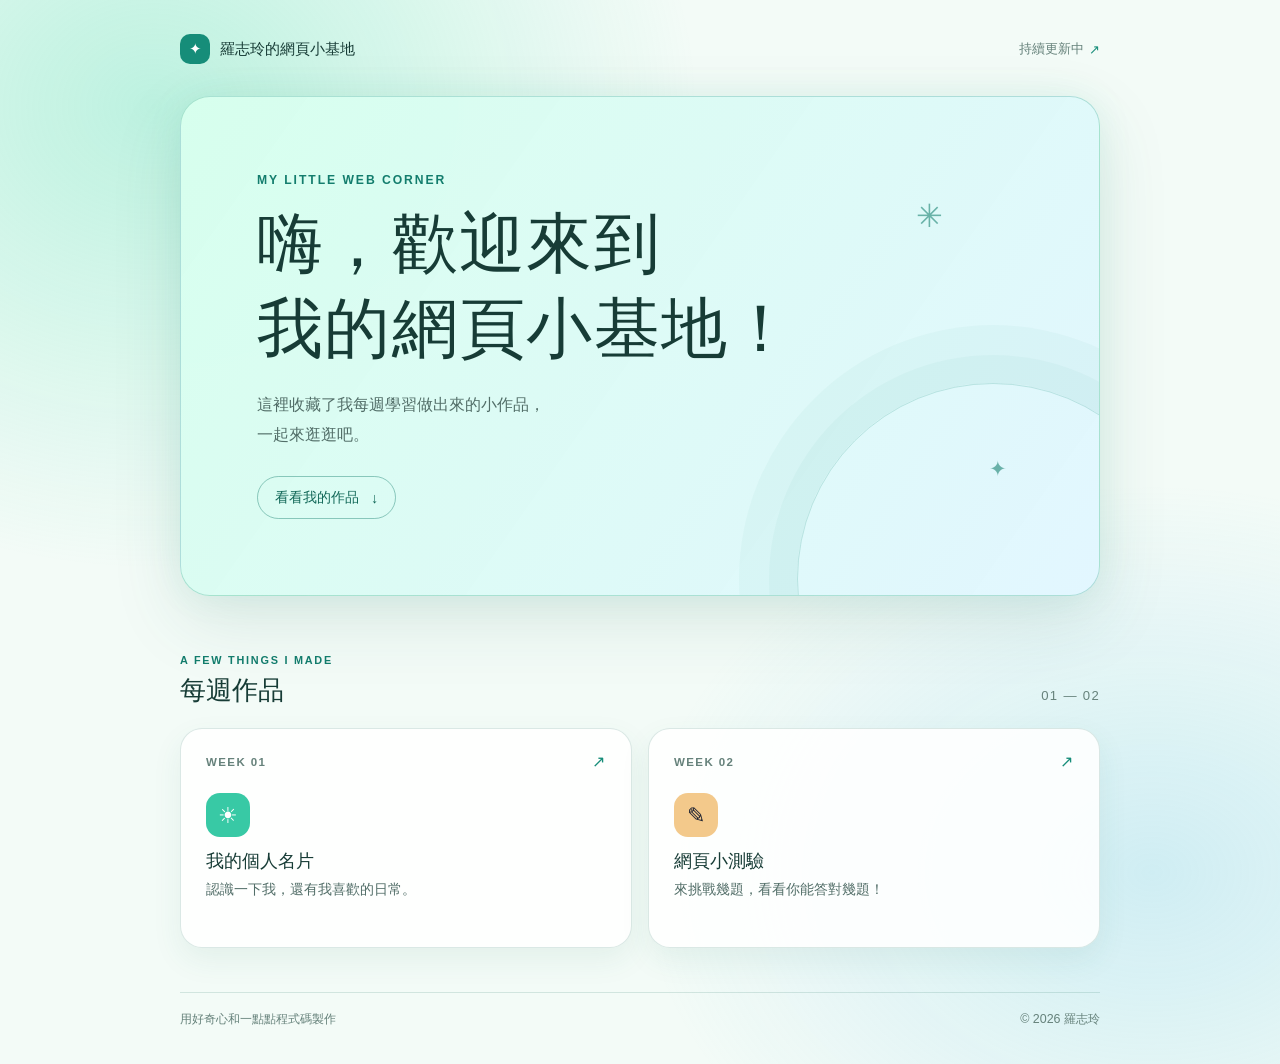
<file: index.html>
<!DOCTYPE html>
<html lang="zh-Hant">
<head>
    <meta charset="UTF-8">
    <meta name="viewport" content="width=device-width, initial-scale=1.0">
    <meta name="theme-color" content="#f3fbf7">
    <meta name="description" content="歡迎來到羅志玲的網頁小基地，看看每週製作的網頁作品。">
    <link rel="stylesheet" href="theme.css">
    <title>我的網頁小基地</title>
</head>
<body>
    <main class="site-shell">
        <header class="site-header">
            <a class="site-logo" href="./" aria-label="回到首頁">
                <span class="logo-mark" aria-hidden="true">✦</span>
                <span>羅志玲的網頁小基地</span>
            </a>
            <span class="header-note">持續更新中 <span aria-hidden="true">↗</span></span>
        </header>

        <section class="hero" aria-labelledby="welcome-title">
            <span class="hero-sparkle sparkle-one" aria-hidden="true">✳</span>
            <span class="hero-sparkle sparkle-two" aria-hidden="true">✦</span>
            <p class="eyebrow">MY LITTLE WEB CORNER</p>
            <h1 id="welcome-title">嗨，歡迎來到<br>我的網頁小基地！</h1>
            <p class="hero-copy">這裡收藏了我每週學習做出來的小作品，<br class="desktop-break">一起來逛逛吧。</p>
            <a class="hero-link" href="#作品">看看我的作品 <span aria-hidden="true">↓</span></a>
        </section>

        <section class="work-section" id="作品" aria-labelledby="work-title">
            <div class="section-heading">
                <div>
                    <p class="eyebrow">A FEW THINGS I MADE</p>
                    <h2 id="work-title">每週作品</h2>
                </div>
                <span class="work-count">01 — 02</span>
            </div>

            <nav class="project-grid" aria-label="每週作品">
                <a class="project-card card-profile" href="week%201/">
                    <span class="card-topline"><span>WEEK 01</span><span aria-hidden="true">↗</span></span>
                    <span class="card-icon" aria-hidden="true">☀</span>
                    <span class="card-title">我的個人名片</span>
                    <span class="card-description">認識一下我，還有我喜歡的日常。</span>
                </a>
                <a class="project-card card-quiz" href="Week%202/">
                    <span class="card-topline"><span>WEEK 02</span><span aria-hidden="true">↗</span></span>
                    <span class="card-icon" aria-hidden="true">✎</span>
                    <span class="card-title">網頁小測驗</span>
                    <span class="card-description">來挑戰幾題，看看你能答對幾題！</span>
                </a>
            </nav>
        </section>

        <footer class="site-footer">
            <span>用好奇心和一點點程式碼製作</span>
            <span>© 2026 羅志玲</span>
        </footer>
    </main>
</body>
</html>
</file>
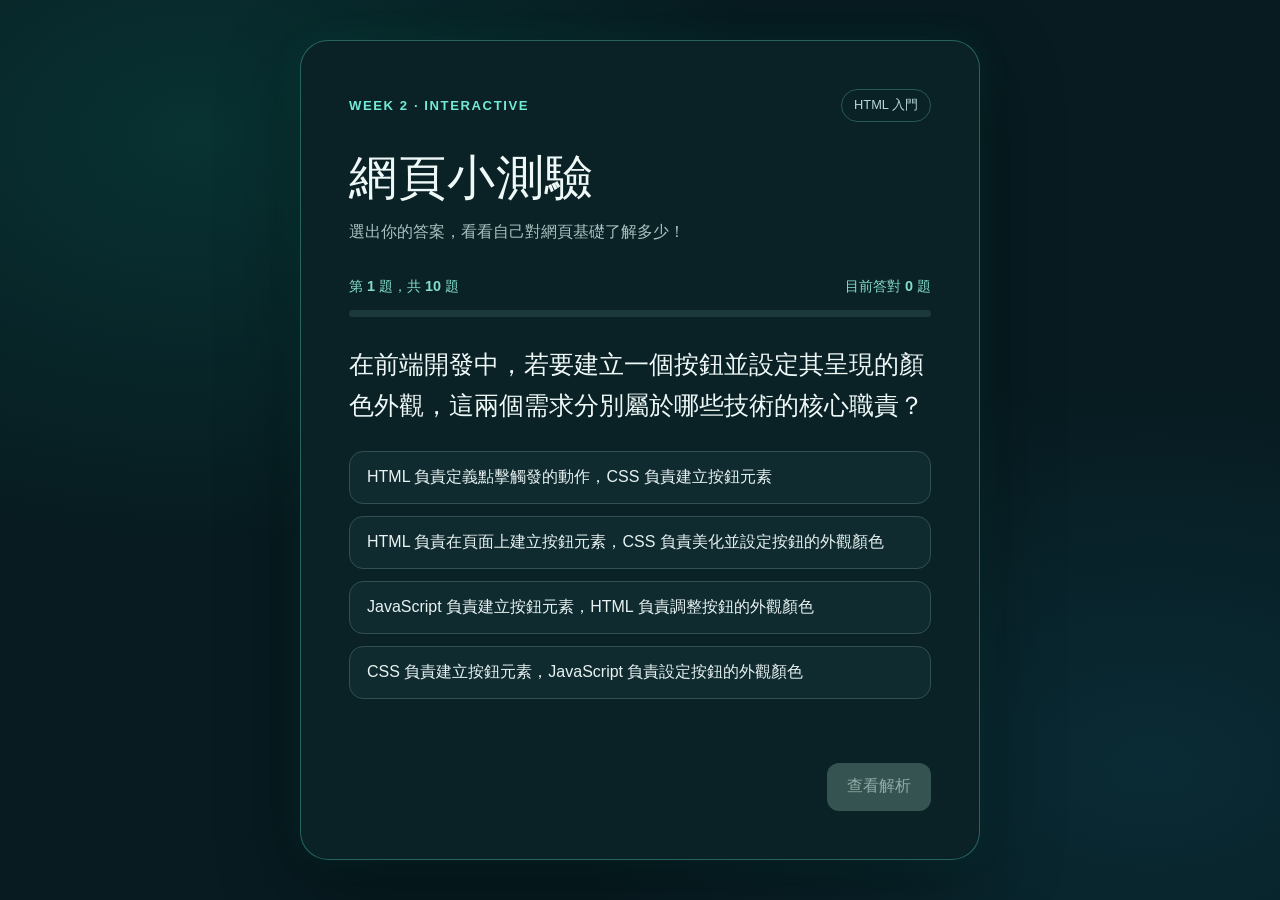
<file: Week 2/index.html>
<!DOCTYPE html>
<html lang="zh-Hant">
<head>
    <meta charset="UTF-8">
    <meta name="viewport" content="width=device-width, initial-scale=1.0">
    <meta name="theme-color" content="#071b20">
    <title>Week 2｜網頁小測驗</title>
    <style>
        :root {
            color-scheme: dark;
            font-family: "Noto Sans TC", "Microsoft JhengHei", sans-serif;
            color: #eef8f7;
            background: #071b20;
            font-synthesis: none;
        }

        * {
            box-sizing: border-box;
        }

        body {
            min-height: 100vh;
            margin: 0;
            padding: 32px 20px;
            display: grid;
            place-items: center;
            background:
                radial-gradient(ellipse at 15% 15%, rgba(12, 104, 93, 0.3), transparent 38%),
                radial-gradient(ellipse at 90% 85%, rgba(17, 83, 106, 0.28), transparent 36%),
                #071b20;
        }

        button {
            font: inherit;
        }

        .quiz {
            width: min(100%, 680px);
            padding: clamp(24px, 6vw, 48px);
            border: 1px solid rgba(98, 239, 213, 0.32);
            border-radius: 28px;
            background: rgba(11, 34, 39, 0.92);
            box-shadow: 0 24px 80px rgba(0, 0, 0, 0.34), 0 0 36px rgba(5, 230, 197, 0.08);
        }

        .topline,
        .question-meta,
        .result-score {
            display: flex;
            align-items: center;
            justify-content: space-between;
            gap: 16px;
        }

        .week-label {
            color: #73ead6;
            font-size: 0.82rem;
            font-weight: 700;
            letter-spacing: 0.12em;
        }

        .pill {
            padding: 7px 12px;
            border: 1px solid rgba(115, 234, 214, 0.28);
            border-radius: 999px;
            color: #b7d8d5;
            font-size: 0.8rem;
        }

        h1 {
            margin: 24px 0 8px;
            font-size: clamp(2rem, 7vw, 3rem);
            letter-spacing: 0.02em;
        }

        .intro {
            margin: 0;
            color: #a9c1c0;
            line-height: 1.8;
        }

        .progress-wrap {
            margin: 30px 0 28px;
        }

        .progress-track {
            height: 7px;
            overflow: hidden;
            border-radius: 999px;
            background: #1b383b;
        }

        .progress-bar {
            width: 0;
            height: 100%;
            border-radius: inherit;
            background: linear-gradient(90deg, #05c9a9, #8af0dc);
            transition: width 240ms ease;
        }

        .question-meta {
            margin-bottom: 14px;
            color: #83dccc;
            font-size: 0.9rem;
            font-weight: 700;
        }

        .question {
            margin: 0 0 24px;
            font-size: clamp(1.2rem, 4vw, 1.55rem);
            line-height: 1.65;
        }

        .choices {
            display: grid;
            gap: 12px;
        }

        .choice {
            width: 100%;
            padding: 15px 17px;
            border: 1px solid #315054;
            border-radius: 14px;
            background: #102b30;
            color: #e7f2f1;
            text-align: left;
            cursor: pointer;
            transition: border-color 160ms ease, background 160ms ease, transform 160ms ease;
        }

        .choice:not(:disabled):hover {
            transform: translateY(-2px);
            border-color: #67dfcb;
            background: #15383b;
        }

        .choice:focus-visible,
        .action:focus-visible {
            outline: 3px solid #9af4e4;
            outline-offset: 3px;
        }

        .choice:disabled {
            cursor: default;
        }

        .choice.is-correct {
            border-color: #4de0ae;
            background: rgba(30, 119, 88, 0.32);
        }

        .choice.is-wrong {
            border-color: #ff9a89;
            background: rgba(140, 55, 53, 0.3);
        }

        .feedback {
            min-height: 24px;
            margin: 18px 0 0;
            color: #bed4d2;
            line-height: 1.7;
        }

        .feedback strong {
            display: block;
            margin-bottom: 5px;
            color: #80ecd5;
        }

        .feedback.is-wrong strong {
            color: #ffad9e;
        }

        .actions {
            display: flex;
            justify-content: flex-end;
            margin-top: 22px;
        }

        .action {
            min-height: 48px;
            padding: 11px 20px;
            border: 0;
            border-radius: 12px;
            background: #70ead4;
            color: #06231f;
            font-weight: 800;
            cursor: pointer;
            transition: transform 160ms ease, background 160ms ease;
        }

        .action:hover {
            transform: translateY(-2px);
            background: #9af4e4;
        }

        .action:disabled {
            background: #355451;
            color: #91aaa7;
            cursor: not-allowed;
            transform: none;
        }

        .result {
            padding: 16px 0 4px;
            text-align: center;
        }

        .result-icon {
            font-size: 3rem;
        }

        .result h2 {
            margin: 12px 0 8px;
            font-size: 1.8rem;
        }

        .result-score {
            justify-content: center;
            margin: 24px 0;
            color: #b5cecb;
        }

        .result-score strong {
            color: #81efd9;
            font-size: 1.35rem;
        }

        .result .action {
            width: 100%;
            margin-top: 8px;
        }

        [hidden] {
            display: none !important;
        }

        @media (max-width: 480px) {
            body {
                padding: 18px 12px;
            }

            .quiz {
                border-radius: 22px;
            }
        }

        @media (prefers-reduced-motion: reduce) {
            *,
            *::before,
            *::after {
                scroll-behavior: auto !important;
                transition-duration: 0.01ms !important;
            }
        }
    </style>
</head>
<body>
    <main class="quiz">
        <div class="topline">
            <span class="week-label">WEEK 2 · INTERACTIVE</span>
            <span class="pill">HTML 入門</span>
        </div>
        <h1>網頁小測驗</h1>
        <p class="intro">選出你的答案，看看自己對網頁基礎了解多少！</p>

        <section id="quiz-panel" aria-label="測驗題目">
            <div class="progress-wrap">
                <div class="question-meta">
                    <span id="question-count">正在載入題目…</span>
                    <span id="score-count">目前答對 0 題</span>
                </div>
                <div
                    class="progress-track"
                    id="progress-track"
                    role="progressbar"
                    aria-label="測驗進度"
                    aria-valuemin="0"
                    aria-valuemax="0"
                    aria-valuenow="0"
                >
                    <div class="progress-bar" id="progress-bar"></div>
                </div>
            </div>

            <h2 class="question" id="question-text" tabindex="-1"></h2>
            <div class="choices" id="choices" aria-label="答案選項"></div>
            <div class="feedback" id="feedback" aria-live="polite"></div>
            <div class="actions">
                <button class="action" id="next-button" type="button" disabled>查看解析</button>
            </div>
        </section>

        <section class="result" id="result-panel" aria-live="polite" hidden>
            <div class="result-icon" aria-hidden="true">🎉</div>
            <h2 id="result-title">測驗完成！</h2>
            <p class="intro" id="result-message"></p>
            <div class="result-score">
                <span>你的成績：</span>
                <strong id="final-score"></strong>
            </div>
            <button class="action" id="restart-button" type="button">再玩一次</button>
        </section>
    </main>

    <script>
        // 編輯這裡的題目、選項、正確答案索引與解析即可換成自己的題目。
        const questions = [
            {
                question: "在前端開發中，若要建立一個按鈕並設定其呈現的顏色外觀，這兩個需求分別屬於哪些技術的核心職責？",
                choices: [
                    "HTML 負責定義點擊觸發的動作，CSS 負責建立按鈕元素",
                    "HTML 負責在頁面上建立按鈕元素，CSS 負責美化並設定按鈕的外觀顏色",
                    "JavaScript 負責建立按鈕元素，HTML 負責調整按鈕的外觀顏色",
                    "CSS 負責建立按鈕元素，JavaScript 負責設定按鈕的外觀顏色"
                ],
                answer: 1,
                explanation: "HTML 負責建立網頁內容與結構，CSS 負責外觀樣式，JavaScript 則負責互動行為。"
            },
            {
                question: "下列哪一種寫在 HTML 檔裡面的內容，會被瀏覽器讀取並呈現於網頁的可視畫面上？",
                choices: [
                    "寫在 <body> 標籤內的 <p> 段落文字",
                    "寫在 <head> 標籤內部的 <title> 網頁標題設定",
                    "寫在 <!-- 與 --> 註解符號之間的說明文字",
                    '寫在 <head> 標籤內部的 <meta charset="UTF-8"> 設定'
                ],
                answer: 0,
                explanation: "網頁瀏覽器僅會將寫在<body>標籤內的內容呈現於畫面上，其他寫在<head>裡的設定或註解文字不會顯示。"
            },
            {
                question: "在圖片標籤中，哪個屬性能提供圖片的文字替代說明？",
                choices: ["src", "href", "alt", "title"],
                answer: 2,
                explanation: "alt 屬性用來提供圖片的文字替代說明。"
            },
            {
                question: "在 VS Code 編輯器中，若希望透過內建的 Emmet 功能瞬間產生標準 HTML5 文件的完整骨架，應該輸入什麼符號並按下 Tab 鍵？",
                choices: ["!", "@", "#", "html"],
                answer: 0,
                explanation: "在 VS Code 中輸入驚嘆號 ! 並按下 Tab 鍵，會觸發 Emmet 自動補全並產生 HTML5 文件骨架。"
            },
            {
                question: "在編寫文章時，若想將句子中的某幾個字標記為需要特別強調的「重要資訊」，最符合語意化且適當的標籤是哪一個？",
                choices: ["<strong>", "<em>", "<h1>", "<br>"],
                answer: 0,
                explanation: "<strong> 標籤用於表示句中或段落中具有高度重要性、需要強調的關鍵字句，通常會以粗體顯示。"
            },
            {
                question: "符合 HTML 標籤巢狀（Nesting）結構「先開啟者後關閉」原則的程式碼片段為何？",
                choices: ["<p>請閱讀<strong>注意事項</strong></p>", "<p>請閱讀<strong>注意事項</p></strong>", "<p>請閱讀注意事項</p></strong>", "<strong><p>請閱讀注意事項</strong></p>"],
                answer: 0,
                explanation: "HTML 標籤必須按照「先開啟者後關閉」的原則進行巢狀結構的撰寫。"
            },
            {
                question: '在標籤 <a href="https://youtube.com" target="_blank"> 中，加入 target="_blank" 屬性會對使用者的點擊行為產生什麼影響？',
                choices: ["在新分頁中開啟連結", "在原分頁中開啟連結", "下載連結指向的文件", "不產生任何影響"],
                answer: 0,
                explanation: 'target="_blank" 屬性會讓連結在新的瀏覽器分頁中開啟。'
            },
            {
                question: "若開啟剛寫好的 HTML 檔案時發現網頁中的中文文字全都變成無法閱讀的亂碼，最可能是因為 HTML 文件中遺漏了哪一項設定？",
                choices: [
                    'target="_blank"',
                    '<meta charset="UTF-8">',
                    "<hr>",
                    "<title>建立網頁標題</title>"
                ],
                answer: 1,
                explanation: "指定UTF-8編碼格式，確保瀏覽器以正確的編碼表解析中文字元，能正確顯示，防止亂碼發生。"
            },
            {
                question: "在 VS Code 中使用 Live Server 延伸模組開發網頁時，每當存檔（Ctrl+S）後會發生下列哪種情況？",
                choices: ["網頁自動重新載入", "網頁關閉並重新開啟", "網頁顯示錯誤訊息", "網頁變更不會生效"],
                answer: 0,
                explanation: "使用 Live Server 時，存檔後網頁會自動重新載入，以顯示最新的更改。"
            },
            {
                question: "關於 HTML 標題標籤 `<h1>` 至 `<h6>` 的使用原則與特性，下列哪個敘述是正確的？",
                choices: [
                    "h6代表的是全頁最高層級且字體最大的標題",
                    "一個 HTML 檔案中僅能出現 h1 標籤，絕對不能使用 h2 以下的標籤",
                    "標題的字體大小h6最大，h1最小，且標題的層級與字體大小無關",
                    "h1到h6主要用來表示標題的結構層級與重要程度。"
                ],
                answer: 3,
                explanation: "h1到h6標題標籤用來表示網頁中不同層級的標題，h1是最高層級，h6是最低層級。"
            }
        ];

        const quizPanel = document.querySelector("#quiz-panel");
        const resultPanel = document.querySelector("#result-panel");
        const questionCount = document.querySelector("#question-count");
        const scoreCount = document.querySelector("#score-count");
        const progressTrack = document.querySelector("#progress-track");
        const progressBar = document.querySelector("#progress-bar");
        const questionText = document.querySelector("#question-text");
        const choicesContainer = document.querySelector("#choices");
        const feedback = document.querySelector("#feedback");
        const nextButton = document.querySelector("#next-button");
        const restartButton = document.querySelector("#restart-button");

        let currentQuestion = 0;
        let score = 0;
        let answered = false;

        function renderQuestion() {
            const item = questions[currentQuestion];
            questionCount.textContent = `第 ${currentQuestion + 1} 題，共 ${questions.length} 題`;
            scoreCount.textContent = `目前答對 ${score} 題`;
            progressTrack.setAttribute("aria-valuemax", questions.length);
            progressTrack.setAttribute("aria-valuenow", currentQuestion);
            progressBar.style.width = `${(currentQuestion / questions.length) * 100}%`;
            questionText.textContent = item.question;
            feedback.className = "feedback";
            feedback.replaceChildren();
            nextButton.disabled = true;
            nextButton.textContent = "查看解析";
            answered = false;

            choicesContainer.replaceChildren();
            item.choices.forEach((choice, index) => {
                const button = document.createElement("button");
                button.className = "choice";
                button.type = "button";
                button.textContent = choice;
                button.addEventListener("click", () => selectAnswer(index));
                choicesContainer.append(button);
            });
        }

        function selectAnswer(selectedIndex) {
            if (answered) return;
            answered = true;

            const item = questions[currentQuestion];
            const isCorrect = selectedIndex === item.answer;
            if (isCorrect) score += 1;
            scoreCount.textContent = `目前答對 ${score} 題`;

            [...choicesContainer.children].forEach((button, index) => {
                button.disabled = true;
                if (index === item.answer) button.classList.add("is-correct");
                if (index === selectedIndex && !isCorrect) button.classList.add("is-wrong");
            });

            const heading = document.createElement("strong");
            heading.textContent = isCorrect ? "答對了！" : "再記一下正確答案";
            feedback.classList.toggle("is-wrong", !isCorrect);
            feedback.append(heading, document.createTextNode(item.explanation));
            nextButton.disabled = false;
            nextButton.textContent = currentQuestion === questions.length - 1 ? "看測驗結果" : "下一題";
        }

        function showResult() {
            quizPanel.hidden = true;
            resultPanel.hidden = false;
            progressBar.style.width = "100%";
            document.querySelector("#final-score").textContent = `${score} / ${questions.length} 題`;

            const percentage = score / questions.length;
            const title = document.querySelector("#result-title");
            const message = document.querySelector("#result-message");
            if (percentage === 1) {
                title.textContent = "全部答對，太厲害了！";
                message.textContent = "你已經掌握這些網頁基礎概念。";
            } else if (percentage >= 0.6) {
                title.textContent = "做得不錯！";
                message.textContent = "再複習一下解析，就會更熟悉囉。";
            } else {
                title.textContent = "完成挑戰！";
                message.textContent = "別擔心，重新玩一次就能記得更多。";
            }
            restartButton.focus();
        }

        nextButton.addEventListener("click", () => {
            if (!answered) return;
            if (currentQuestion === questions.length - 1) {
                showResult();
                return;
            }
            currentQuestion += 1;
            renderQuestion();
            questionText.focus();
        });

        restartButton.addEventListener("click", () => {
            currentQuestion = 0;
            score = 0;
            resultPanel.hidden = true;
            quizPanel.hidden = false;
            renderQuestion();
            choicesContainer.querySelector("button").focus();
        });

        renderQuestion();
    </script>
</body>
</html>
</file>
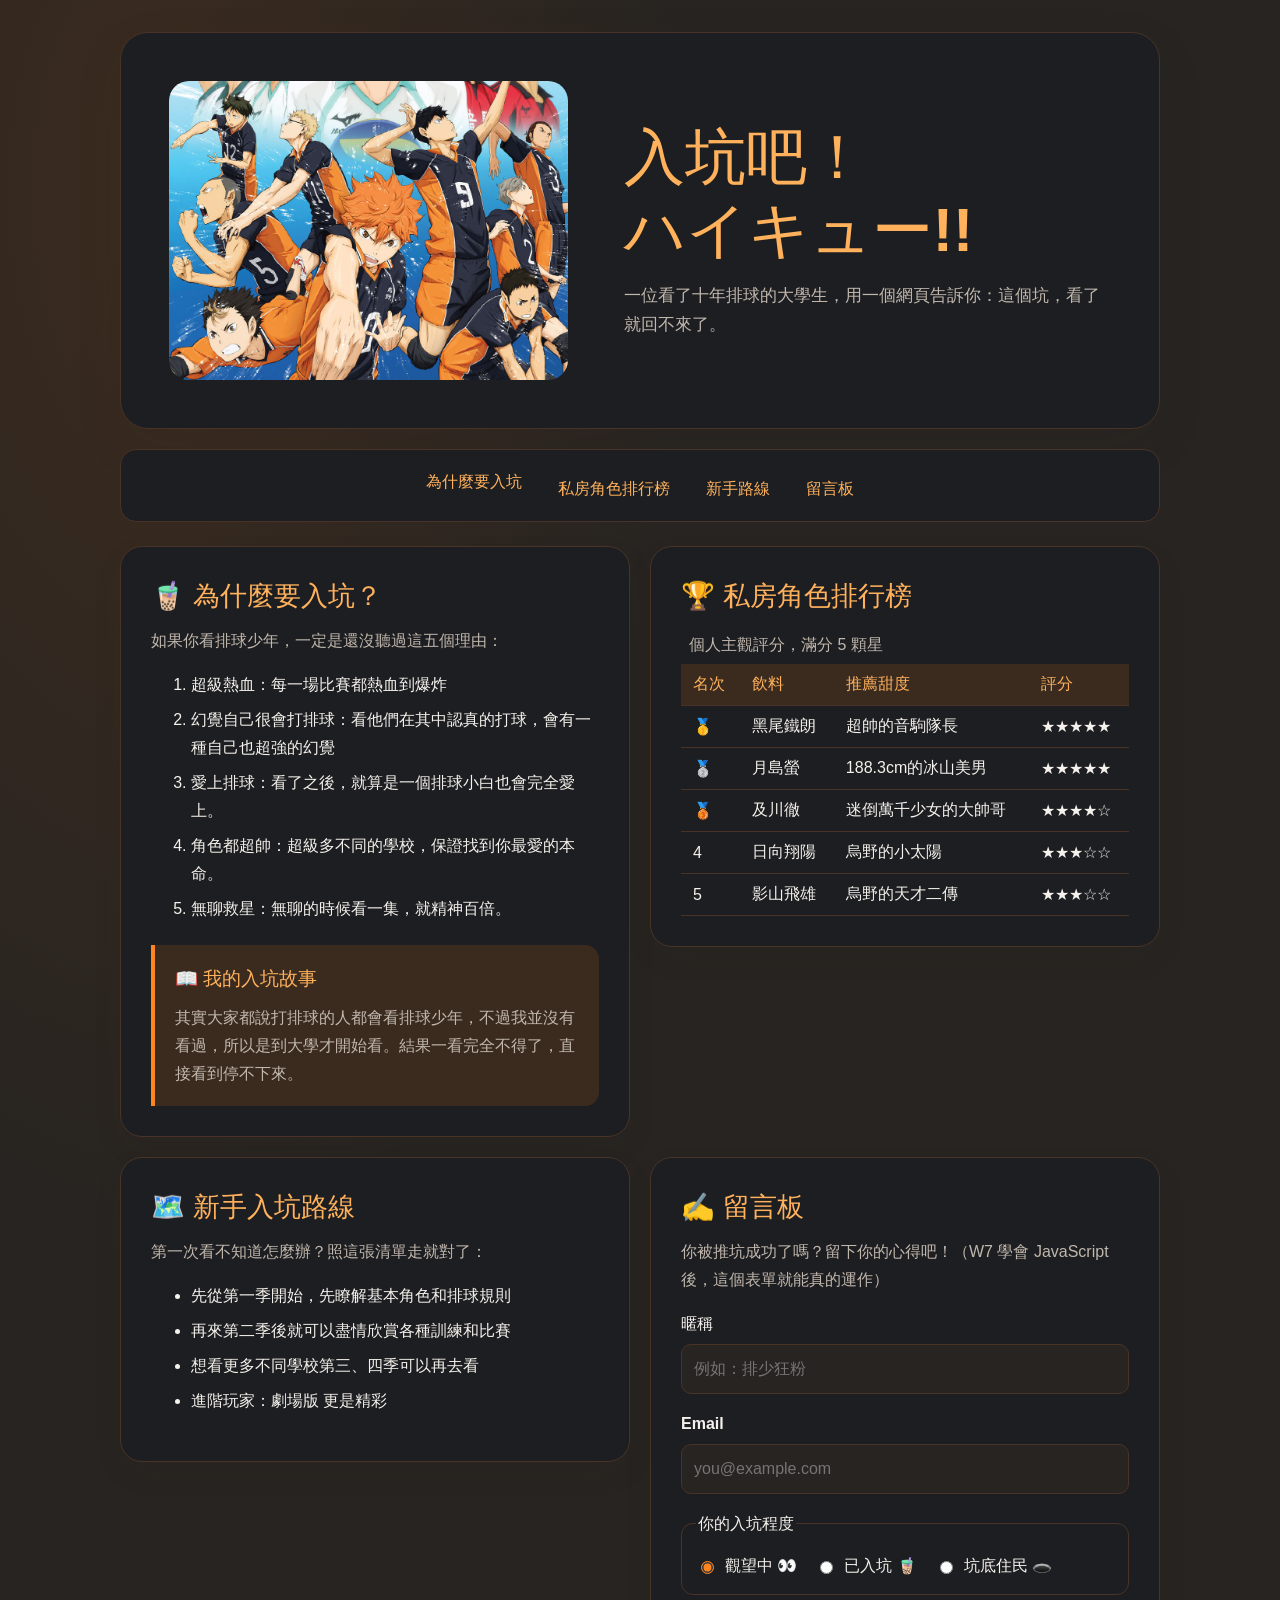
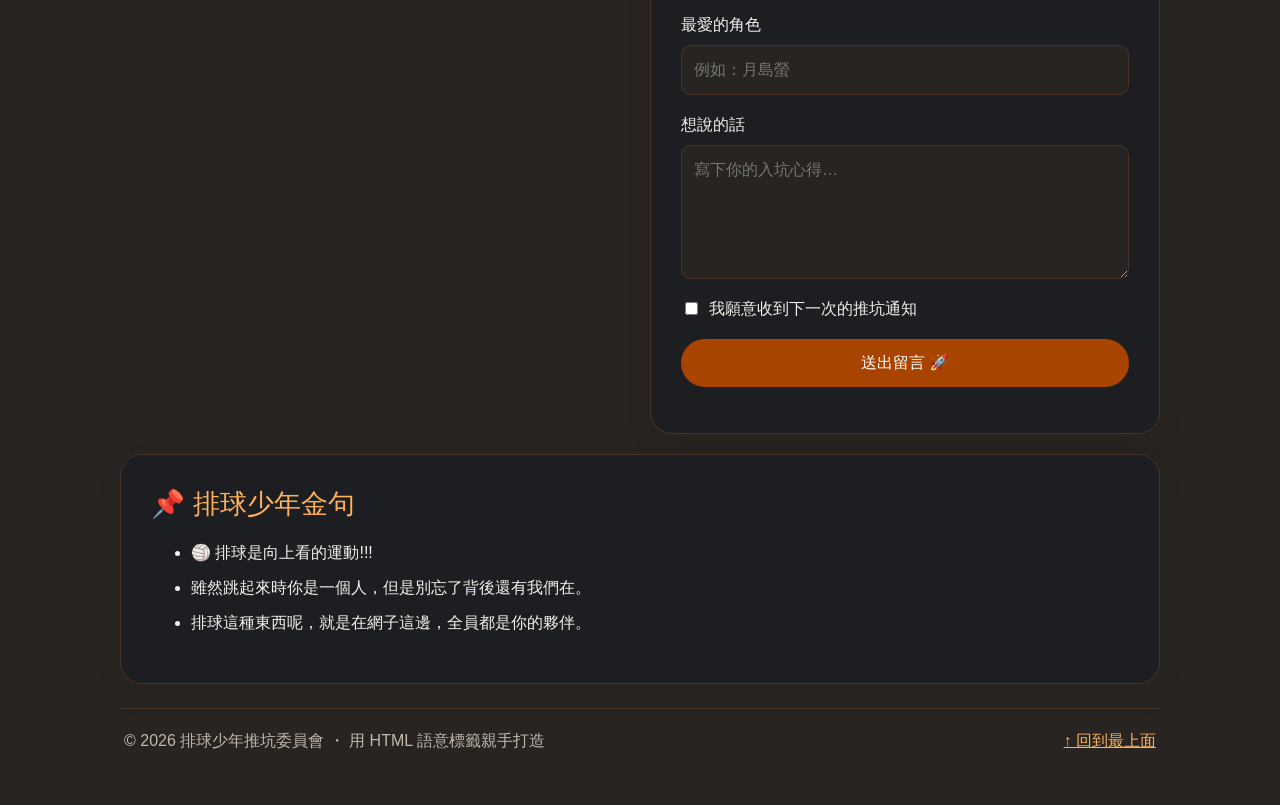
<file: week 2-1/form.html>
<html lang="zh-Hant"><!-- ===== head：瀏覽器的設定區，不會顯示在畫面上 ===== --><head>
  <!-- 文字編碼：中文不變亂碼 -->
  <meta charset="UTF-8">
  <!-- 手機用正常大小顯示 -->
  <meta name="viewport" content="width=device-width, initial-scale=1.0">
  <!-- ✏️ 改這裡：你的推坑主題 -->
  <title>入坑吧！ハイキュー!!</title>
  <!-- 借穿的衣服，這行先不要動 -->
  <link rel="stylesheet" href="theme.css">
</head>

<!-- ✏️ 改這裡：換配色 theme-milktea / theme-matcha / theme-taro -->
<body class="theme-milktea">

  <!-- ===== header：網站的招牌 ===== -->
  <header>
    <!-- ✏️ 改這裡：換成你的主題圖片，記得改 alt -->
    <img src="photo/排球少年.jpg" alt="排球少年">
    <div>
      <h1>入坑吧！<br>ハイキュー!!</h1>
      <p>一位看了十年排球的大學生，用<strong>一個網頁</strong>告訴你：這個坑，看了就回不來了。</p>
    </div>
  </header>

  <!-- ===== nav：頁內導覽，href="#id" 會跳到對應的區塊 ===== -->
  <nav>
    <ul>
      <li><a href="#why">為什麼要入坑</a></li>
      <li><a href="#rank">私房角色排行榜</a></li>
      <li><a href="#route">新手路線</a></li>
      <li><a href="#guestbook">留言板</a></li>
    </ul>
  </nav>

  <main>

    <!-- ===== 區塊 1：推坑理由（有順序 → 用 ol） ===== -->
    <section id="why">
      <h2>🧋 為什麼要入坑？</h2>
      <p>如果你看排球少年，一定是還沒聽過這五個理由：</p>
      <!-- ✏️ 改這裡：寫下你的推坑理由 -->
      <ol>
        <li><strong>超級熱血</strong>：每一場比賽都熱血到爆炸</li>
        <li><strong>幻覺自己很會打排球</strong>：看他們在其中認真的打球，會有一種自己也超強的幻覺</li>
        <li><strong>愛上排球</strong>：看了之後，就算是一個排球小白也會完全愛上。</li>
        <li><strong>角色都超帥</strong>：超級多不同的學校，保證找到你最愛的本命。</li>
        <li><strong>無聊救星</strong>：無聊的時候看一集，就精神百倍。</li>
      </ol>

      <!-- article：一篇可以獨立存在的小文章 -->
      <article>
        <h3>📖 我的入坑故事</h3>
        <p>其實大家都說打排球的人都會看排球少年，不過我並沒有看過，所以是到大學才開始看。結果一看完全不得了，直接看到停不下來。</p>
      </article>
    </section>

    <!-- ===== 區塊 2：排行榜（表格） ===== -->
    <section id="rank">
      <h2>🏆 私房角色排行榜</h2>
      <!-- ✏️ 改這裡：換成你的排行，一列 <tr> 就是一筆資料 -->
      <!-- table 表格：tr = 一列，th = 標題格，td = 資料格；每列格數要一樣 -->
      <table>
        <caption>個人主觀評分，滿分 5 顆星</caption>
        <tbody><tr>
          <th>名次</th>
          <th>飲料</th>
          <th>推薦甜度</th>
          <th>評分</th>
        </tr>
        <tr>
          <td>🥇</td>
          <td>黑尾鐵朗</td>
          <td>超帥的音駒隊長</td>
          <td>★★★★★</td>
        </tr>
        <tr>
          <td>🥈</td>
          <td>月島螢</td>
          <td>188.3cm的冰山美男</td>
          <td>★★★★★</td>
        </tr>
        <tr>
          <td>🥉</td>
          <td>及川徹</td>
          <td>迷倒萬千少女的大帥哥</td>
          <td>★★★★☆</td>
        </tr>
        <tr>
          <td>4</td>
          <td>日向翔陽</td>
          <td>烏野的小太陽</td>
          <td>★★★☆☆</td>
        </tr>
        <tr>
            <td>5</td>
            <td>影山飛雄</td>
            <td>烏野的天才二傳</td>
            <td>★★★☆☆</td>
        </tr>
      </tbody></table>
    </section>

    <!-- ===== 區塊 3：新手路線（沒順序 → 用 ul） ===== -->
    <section id="route">
      <h2>🗺️ 新手入坑路線</h2>
      <p>第一次看不知道怎麼辦？照這張清單走就對了：</p>
      <ul>
        <li>先從<strong>第一季</strong>開始，先瞭解基本角色和排球規則</li>
        <li>再來第二季後就可以盡情欣賞各種訓練和比賽</li>
        <li>想看更多不同學校<strong>第三、四季</strong>可以再去看</li>
        <li>進階玩家：<strong>劇場版</strong> 更是精彩</li>
      </ul>
    </section>

    <!-- ===== 區塊 4：留言表單 ===== -->
    <section id="guestbook">
      <h2>✍️ 留言板</h2>
      <p>你被推坑成功了嗎？留下你的心得吧！（W7 學會 JavaScript 後，這個表單就能真的運作）</p>
      <!-- form：表單外框。label 的 for 要對上 input 的 id；radio 同一組要用同一個 name -->
      <form action="#">
        <div>
          <label for="nickname">暱稱</label>
          <input type="text" id="nickname" placeholder="例如：排少狂粉">
        </div>
        <div>
          <label for="email">Email</label>
          <input type="email" id="email" placeholder="you@example.com">
        </div>
        <fieldset>
          <legend>你的入坑程度</legend>
          <label><input type="radio" name="level" checked=""> 觀望中 👀</label>
          <label><input type="radio" name="level"> 已入坑 🧋</label>
          <label><input type="radio" name="level"> 坑底住民 🕳️</label>
        </fieldset>
        <div>
          <label for="nick">最愛的角色</label>
          <input type="text" id="nick" placeholder="例如：月島螢">
        </div>
        <div>
          <label for="message">想說的話</label>
          <textarea id="message" rows="4" placeholder="寫下你的入坑心得…"></textarea>
        </div>
        <label><input type="checkbox"> 我願意收到下一次的推坑通知</label>
        <button type="submit">送出留言 🚀</button>
      </form>
    </section>

    <!-- ===== aside：側欄，跟主內容有關但不是主角 ===== -->
    <aside>
      <h2>📌 排球少年金句</h2>
      <ul>
        <li>🏐 排球是<strong>向上看</strong>的運動!!!</li>
        <li>雖然跳起來時你是一個人，但是別忘了<strong>背後還有我們在</strong>。</li>
        <li>排球這種東西呢，就是在網子這邊，全員都是你的夥伴。</li>
      </ul>
    </aside>

  </main>

  <!-- ===== footer：頁尾 ===== -->
  <footer>
    <p>© 2026 排球少年推坑委員會 ・ 用 HTML 語意標籤親手打造</p>
    <p><a href="#">↑ 回到最上面</a></p>
  </footer>

<script type="module" src="https://static.cloudflareinsights.com/beacon.min.js/vce701823e78c4301a35b7e07294d87301792088814092" integrity="sha512-UKNk8GbxkABxKcXYuLkO16EleLGUkcvJWtpSNmExE0Too3ZaFAxTscNWEc1OdAv5/BikHawapSCaiD2XCmp+Bw==" data-cf-beacon="{&quot;version&quot;:&quot;2024.11.0&quot;,&quot;token&quot;:&quot;7e37587e062341558700a38a24e1dc18&quot;,&quot;r&quot;:1,&quot;spa&quot;:2}" crossorigin="anonymous"></script>


<span id="PING_CONTENT_PUSH_NOTIFICATION" style="display: none;"></span></body></html>
</file>
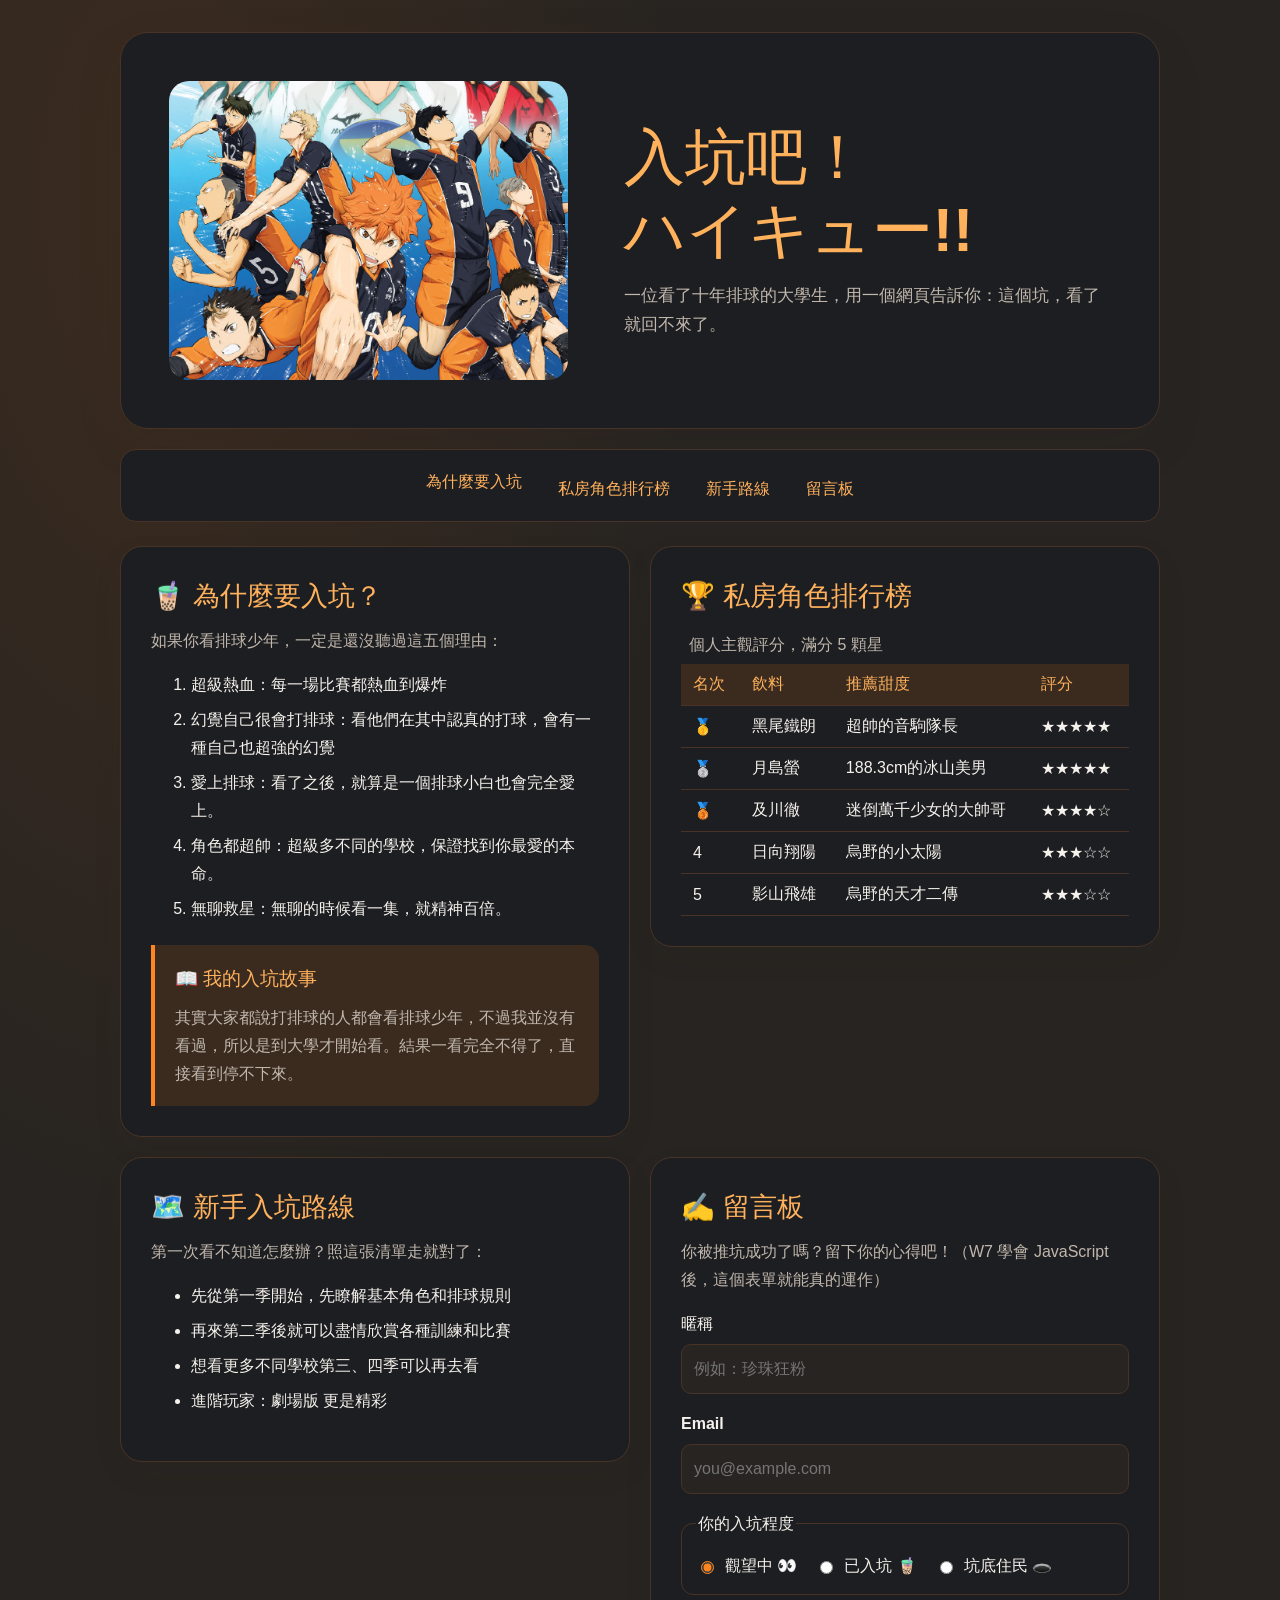
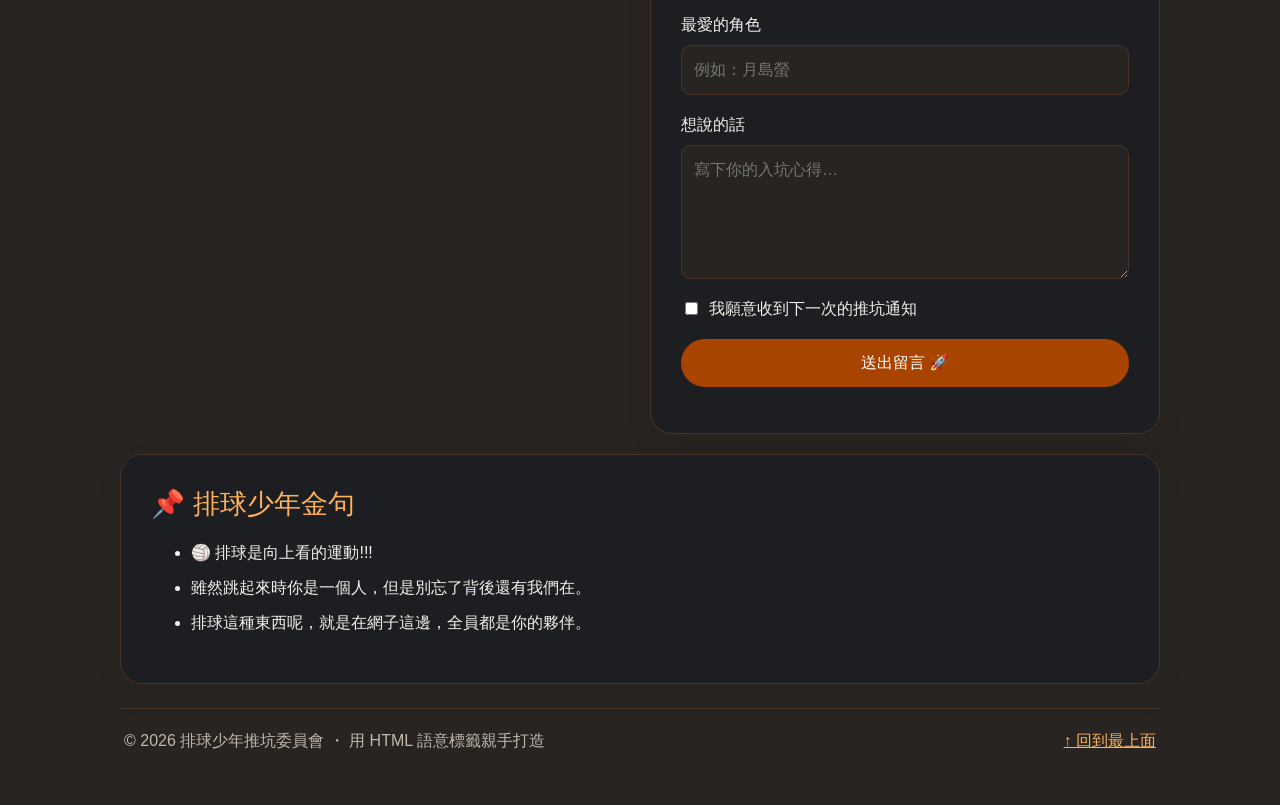
<file: week 3/form.html>
<html lang="zh-Hant"><!-- ===== head：瀏覽器的設定區，不會顯示在畫面上 ===== --><head>
  <!-- 文字編碼：中文不變亂碼 -->
  <meta charset="UTF-8">
  <!-- 手機用正常大小顯示 -->
  <meta name="viewport" content="width=device-width, initial-scale=1.0">
  <!-- ✏️ 改這裡：你的推坑主題 -->
  <title>入坑吧！ハイキュー!!</title>
  <!-- 借穿的衣服，這行先不要動 -->
  <link rel="stylesheet" href="theme.css">
</head>

<!-- ✏️ 改這裡：換配色 theme-milktea / theme-matcha / theme-taro -->
<body class="theme-milktea">

  <!-- ===== header：網站的招牌 ===== -->
  <header>
    <!-- ✏️ 改這裡：換成你的主題圖片，記得改 alt -->
    <img src="photo/排球少年.jpg" alt="排球少年">
    <div>
      <h1>入坑吧！<br>ハイキュー!!</h1>
      <p>一位看了十年排球的大學生，用<strong>一個網頁</strong>告訴你：這個坑，看了就回不來了。</p>
    </div>
  </header>

  <!-- ===== nav：頁內導覽，href="#id" 會跳到對應的區塊 ===== -->
  <nav>
    <ul>
      <li><a href="#why">為什麼要入坑</a></li>
      <li><a href="#rank">私房角色排行榜</a></li>
      <li><a href="#route">新手路線</a></li>
      <li><a href="#guestbook">留言板</a></li>
    </ul>
  </nav>

  <main>

    <!-- ===== 區塊 1：推坑理由（有順序 → 用 ol） ===== -->
    <section id="why">
      <h2>🧋 為什麼要入坑？</h2>
      <p>如果你看排球少年，一定是還沒聽過這五個理由：</p>
      <!-- ✏️ 改這裡：寫下你的推坑理由 -->
      <ol>
        <li><strong>超級熱血</strong>：每一場比賽都熱血到爆炸</li>
        <li><strong>幻覺自己很會打排球</strong>：看他們在其中認真的打球，會有一種自己也超強的幻覺</li>
        <li><strong>愛上排球</strong>：看了之後，就算是一個排球小白也會完全愛上。</li>
        <li><strong>角色都超帥</strong>：超級多不同的學校，保證找到你最愛的本命。</li>
        <li><strong>無聊救星</strong>：無聊的時候看一集，就精神百倍。</li>
      </ol>

      <!-- article：一篇可以獨立存在的小文章 -->
      <article>
        <h3>📖 我的入坑故事</h3>
        <p>其實大家都說打排球的人都會看排球少年，不過我並沒有看過，所以是到大學才開始看。結果一看完全不得了，直接看到停不下來。</p>
      </article>
    </section>

    <!-- ===== 區塊 2：排行榜（表格） ===== -->
    <section id="rank">
      <h2>🏆 私房角色排行榜</h2>
      <!-- ✏️ 改這裡：換成你的排行，一列 <tr> 就是一筆資料 -->
      <!-- table 表格：tr = 一列，th = 標題格，td = 資料格；每列格數要一樣 -->
      <table>
        <caption>個人主觀評分，滿分 5 顆星</caption>
        <tbody><tr>
          <th>名次</th>
          <th>飲料</th>
          <th>推薦甜度</th>
          <th>評分</th>
        </tr>
        <tr>
          <td>🥇</td>
          <td>黑尾鐵朗</td>
          <td>超帥的音駒隊長</td>
          <td>★★★★★</td>
        </tr>
        <tr>
          <td>🥈</td>
          <td>月島螢</td>
          <td>188.3cm的冰山美男</td>
          <td>★★★★★</td>
        </tr>
        <tr>
          <td>🥉</td>
          <td>及川徹</td>
          <td>迷倒萬千少女的大帥哥</td>
          <td>★★★★☆</td>
        </tr>
        <tr>
          <td>4</td>
          <td>日向翔陽</td>
          <td>烏野的小太陽</td>
          <td>★★★☆☆</td>
        </tr>
        <tr>
            <td>5</td>
            <td>影山飛雄</td>
            <td>烏野的天才二傳</td>
            <td>★★★☆☆</td>
        </tr>
      </tbody></table>
    </section>

    <!-- ===== 區塊 3：新手路線（沒順序 → 用 ul） ===== -->
    <section id="route">
      <h2>🗺️ 新手入坑路線</h2>
      <p>第一次看不知道怎麼辦？照這張清單走就對了：</p>
      <ul>
        <li>先從<strong>第一季</strong>開始，先瞭解基本角色和排球規則</li>
        <li>再來第二季後就可以盡情欣賞各種訓練和比賽</li>
        <li>想看更多不同學校<strong>第三、四季</strong>可以再去看</li>
        <li>進階玩家：<strong>劇場版</strong> 更是精彩</li>
      </ul>
    </section>

    <!-- ===== 區塊 4：留言表單 ===== -->
    <section id="guestbook">
      <h2>✍️ 留言板</h2>
      <p>你被推坑成功了嗎？留下你的心得吧！（W7 學會 JavaScript 後，這個表單就能真的運作）</p>
      <!-- form：表單外框。label 的 for 要對上 input 的 id；radio 同一組要用同一個 name -->
      <form action="#">
        <div>
          <label for="nickname">暱稱</label>
          <input type="text" id="nickname" placeholder="例如：珍珠狂粉">
        </div>
        <div>
          <label for="email">Email</label>
          <input type="email" id="email" placeholder="you@example.com">
        </div>
        <fieldset>
          <legend>你的入坑程度</legend>
          <label><input type="radio" name="level" checked=""> 觀望中 👀</label>
          <label><input type="radio" name="level"> 已入坑 🧋</label>
          <label><input type="radio" name="level"> 坑底住民 🕳️</label>
        </fieldset>
        <div>
          <label for="nick">最愛的角色</label>
          <input type="text" id="nick" placeholder="例如：月島螢">
        </div>
        <div>
          <label for="message">想說的話</label>
          <textarea id="message" rows="4" placeholder="寫下你的入坑心得…"></textarea>
        </div>
        <label><input type="checkbox"> 我願意收到下一次的推坑通知</label>
        <button type="submit">送出留言 🚀</button>
      </form>
    </section>

    <!-- ===== aside：側欄，跟主內容有關但不是主角 ===== -->
    <aside>
      <h2>📌 排球少年金句</h2>
      <ul>
        <li>🏐 排球是<strong>向上看</strong>的運動!!!</li>
        <li>雖然跳起來時你是一個人，但是別忘了<strong>背後還有我們在</strong>。</li>
        <li>排球這種東西呢，就是在網子這邊，全員都是你的夥伴。</li>
      </ul>
    </aside>

  </main>

  <!-- ===== footer：頁尾 ===== -->
  <footer>
    <p>© 2026 排球少年推坑委員會 ・ 用 HTML 語意標籤親手打造</p>
    <p><a href="#">↑ 回到最上面</a></p>
  </footer>

<script type="module" src="https://static.cloudflareinsights.com/beacon.min.js/vce701823e78c4301a35b7e07294d87301792088814092" integrity="sha512-UKNk8GbxkABxKcXYuLkO16EleLGUkcvJWtpSNmExE0Too3ZaFAxTscNWEc1OdAv5/BikHawapSCaiD2XCmp+Bw==" data-cf-beacon="{&quot;version&quot;:&quot;2024.11.0&quot;,&quot;token&quot;:&quot;7e37587e062341558700a38a24e1dc18&quot;,&quot;r&quot;:1,&quot;spa&quot;:2}" crossorigin="anonymous"></script>


<span id="PING_CONTENT_PUSH_NOTIFICATION" style="display: none;"></span></body></html>
</file>
<file: theme.css>
:root {
    color-scheme: light;
    font-family: "Noto Sans TC", "Microsoft JhengHei", sans-serif;
    color: #173c36;
    background: #f3fbf7;
    font-synthesis: none;
    scroll-behavior: smooth;
}

* {
    box-sizing: border-box;
}

body {
    min-width: 320px;
    min-height: 100vh;
    margin: 0;
    padding: 28px 20px;
    background:
        radial-gradient(ellipse at 12% 10%, rgba(93, 226, 183, 0.36), transparent 34rem),
        radial-gradient(ellipse at 90% 82%, rgba(116, 203, 234, 0.28), transparent 32rem),
        #f3fbf7;
}

a {
    color: inherit;
}

a:focus-visible {
    outline: 3px solid #087f70;
    outline-offset: 5px;
}

.site-shell {
    width: min(100%, 920px);
    margin: 0 auto;
}

.site-header,
.site-logo,
.header-note,
.card-topline,
.site-footer {
    display: flex;
    align-items: center;
    justify-content: space-between;
}

.site-header {
    min-height: 42px;
    margin-bottom: 26px;
}

.site-logo {
    justify-content: flex-start;
    gap: 10px;
    font-size: 0.93rem;
    font-weight: 700;
    text-decoration: none;
}

.logo-mark {
    display: grid;
    width: 30px;
    height: 30px;
    place-items: center;
    border-radius: 10px;
    color: #ffffff;
    background: #168d79;
}

.header-note,
.work-count {
    color: #66827b;
    font-size: 0.82rem;
}

.header-note span {
    margin-left: 5px;
    color: #168d79;
}

.hero {
    position: relative;
    overflow: hidden;
    padding: clamp(36px, 8vw, 76px);
    border: 1px solid rgba(41, 154, 127, 0.28);
    border-radius: 30px;
    background: linear-gradient(125deg, rgba(215, 255, 237, 0.98), rgba(225, 246, 255, 0.96));
    box-shadow: 0 24px 70px rgba(39, 111, 92, 0.13), 0 0 36px rgba(5, 173, 139, 0.08);
}

.hero::after {
    position: absolute;
    right: -90px;
    bottom: -180px;
    width: 390px;
    height: 390px;
    border: 1px solid rgba(22, 141, 121, 0.2);
    border-radius: 50%;
    box-shadow: 0 0 0 28px rgba(22, 141, 121, 0.035), 0 0 0 58px rgba(22, 141, 121, 0.035);
    content: "";
    pointer-events: none;
}

.eyebrow {
    margin: 0 0 14px;
    color: #137d6d;
    font-size: 0.76rem;
    font-weight: 700;
    letter-spacing: 0.16em;
}

.hero h1 {
    position: relative;
    z-index: 1;
    margin: 0;
    font-size: clamp(2.2rem, 7vw, 4.1rem);
    letter-spacing: 0.02em;
    line-height: 1.3;
}

.hero-copy {
    position: relative;
    z-index: 1;
    margin: 18px 0 26px;
    color: #526e68;
    line-height: 1.9;
}

.hero-link {
    position: relative;
    z-index: 1;
    display: inline-flex;
    align-items: center;
    gap: 12px;
    padding: 11px 17px;
    border: 1px solid rgba(19, 125, 109, 0.42);
    border-radius: 999px;
    color: #126858;
    font-size: 0.9rem;
    text-decoration: none;
    transition: background-color 160ms ease, transform 160ms ease;
}

.hero-link:hover {
    transform: translateY(-2px);
    background: rgba(115, 234, 214, 0.22);
}

.hero-sparkle {
    position: absolute;
    color: rgba(19, 125, 109, 0.58);
}

.sparkle-one {
    top: 20%;
    right: 17%;
    font-size: 2rem;
}

.sparkle-two {
    right: 10%;
    bottom: 23%;
    font-size: 1.3rem;
}

.work-section {
    padding: 58px 0 44px;
    scroll-margin-top: 24px;
}

.section-heading {
    display: flex;
    align-items: end;
    justify-content: space-between;
    margin-bottom: 20px;
}

.section-heading .eyebrow {
    margin-bottom: 7px;
    font-size: 0.68rem;
}

.section-heading h2 {
    margin: 0;
    font-size: 1.65rem;
}

.work-count {
    padding-bottom: 5px;
    letter-spacing: 0.1em;
}

.project-grid {
    display: grid;
    grid-template-columns: repeat(2, minmax(0, 1fr));
    gap: 16px;
}

.project-card {
    display: flex;
    min-height: 220px;
    flex-direction: column;
    align-items: flex-start;
    padding: 23px 25px;
    border: 1px solid rgba(57, 126, 109, 0.18);
    border-radius: 22px;
    background: rgba(255, 255, 255, 0.88);
    box-shadow: 0 12px 30px rgba(39, 111, 92, 0.08);
    text-decoration: none;
    transition: border-color 180ms ease, transform 180ms ease, background-color 180ms ease;
}

.project-card:hover {
    transform: translateY(-4px);
    border-color: rgba(19, 125, 109, 0.46);
    background: #ffffff;
}

.card-topline {
    width: 100%;
    color: #66827b;
    font-size: 0.72rem;
    font-weight: 700;
    letter-spacing: 0.12em;
}

.card-topline span:last-child {
    color: #168d79;
    font-size: 1rem;
}

.card-icon {
    display: grid;
    width: 44px;
    height: 44px;
    margin: 22px 0 12px;
    place-items: center;
    border-radius: 14px;
    color: #ffffff;
    background: #38c9a5;
    font-size: 1.4rem;
}

.card-quiz .card-icon {
    color: #1b2030;
    background: #f3c98b;
}

.card-title {
    font-size: 1.12rem;
    font-weight: 700;
}

.card-description {
    margin-top: 5px;
    color: #526e68;
    font-size: 0.88rem;
    line-height: 1.7;
}

.site-footer {
    gap: 16px;
    padding: 18px 0 8px;
    border-top: 1px solid rgba(57, 126, 109, 0.18);
    color: #66827b;
    font-size: 0.78rem;
}

@media (max-width: 600px) {
    body {
        padding: 18px 16px;
    }

    .header-note {
        font-size: 0.73rem;
    }

    .hero {
        border-radius: 24px;
    }

    .desktop-break {
        display: none;
    }

    .project-grid {
        grid-template-columns: 1fr;
    }

    .project-card {
        min-height: 195px;
    }
}

@media (prefers-reduced-motion: reduce) {
    :root {
        scroll-behavior: auto;
    }

    *,
    *::before,
    *::after {
        transition-duration: 0.01ms !important;
    }
}
</file>
<file: week 2-1/theme.css>
:root {
    font-family: "Noto Sans TC", "Microsoft JhengHei", sans-serif;
    font-synthesis: none;
    scroll-behavior: smooth;
}

* {
    box-sizing: border-box;
}

body {
    --page: #272421;
    --surface: #1d1e21;
    --text: #f5f1ec;
    --muted: #c1b7ad;
    --accent: #ff861f;
    --accent-strong: #ffb15c;
    --button-bg: #a84400;
    --border: #493326;
    --soft-accent: #3b2b1f;

    min-width: 320px;
    min-height: 100vh;
    margin: 0;
    padding: 32px 20px;
    color: var(--text);
    background:
        radial-gradient(ellipse at 12% 8%, var(--soft-accent), transparent 34rem),
        var(--page);
    font-size: 16px;
    line-height: 1.75;
}

body.theme-matcha {
    --page: #f2f8ed;
    --surface: #fcfff9;
    --text: #28392b;
    --muted: #5b705c;
    --accent: #557a42;
    --accent-strong: #36552a;
    --button-bg: #36552a;
    --border: #d7e5cd;
    --soft-accent: #e0efd6;
}

body.theme-taro {
    --page: #f7f2fb;
    --surface: #fffaff;
    --text: #392d46;
    --muted: #70617c;
    --accent: #8062a0;
    --accent-strong: #5b407a;
    --button-bg: #5b407a;
    --border: #e3d8ef;
    --soft-accent: #eee3f7;
}

a {
    color: var(--accent-strong);
}

a:focus-visible,
input:focus-visible,
select:focus-visible,
textarea:focus-visible,
button:focus-visible {
    outline: 3px solid var(--accent);
    outline-offset: 3px;
}

header,
nav,
main,
footer {
    width: min(100%, 1040px);
    margin-inline: auto;
}

header {
    display: grid;
    grid-template-columns: minmax(0, 0.9fr) minmax(0, 1.1fr);
    align-items: center;
    gap: clamp(24px, 5vw, 56px);
    padding: clamp(22px, 5vw, 48px);
    border: 1px solid var(--border);
    border-radius: 28px;
    background: var(--surface);
    box-shadow: 0 18px 50px rgba(69, 48, 34, 0.09);
}

header img {
    display: block;
    width: 100%;
    max-height: 360px;
    aspect-ratio: 4 / 3;
    border-radius: 20px;
    background: var(--soft-accent);
    object-fit: cover;
}

h1,
h2,
h3,
p {
    margin-top: 0;
}

h1 {
    margin-bottom: 14px;
    color: var(--accent-strong);
    font-size: clamp(2.1rem, 6vw, 3.8rem);
    line-height: 1.2;
}

header p {
    margin-bottom: 0;
    color: var(--muted);
    font-size: 1.05rem;
}

nav {
    margin-top: 20px;
    padding: 10px 18px;
    border: 1px solid var(--border);
    border-radius: 16px;
    background: var(--surface);
}

nav ul {
    display: flex;
    flex-wrap: wrap;
    justify-content: center;
    gap: 8px;
    margin: 0;
    padding: 0;
    list-style: none;
}

nav a {
    display: block;
    padding: 8px 14px;
    border-radius: 999px;
    font-weight: 700;
    text-decoration: none;
}

nav a:hover {
    background: var(--soft-accent);
}

main {
    display: grid;
    grid-template-columns: repeat(2, minmax(0, 1fr));
    align-items: start;
    gap: 20px;
    margin-top: 24px;
}

section,
aside {
    min-width: 0;
    padding: clamp(20px, 3vw, 30px);
    border: 1px solid var(--border);
    border-radius: 22px;
    background: var(--surface);
    box-shadow: 0 12px 32px rgba(69, 48, 34, 0.06);
}

section h2,
aside h2 {
    margin-bottom: 12px;
    color: var(--accent-strong);
    font-size: clamp(1.3rem, 3vw, 1.7rem);
    line-height: 1.4;
}

section p,
aside p {
    color: var(--muted);
}

li + li {
    margin-top: 7px;
}

article {
    margin-top: 22px;
    padding: 18px 20px;
    border-left: 4px solid var(--accent);
    border-radius: 0 14px 14px 0;
    background: var(--soft-accent);
}

article h3 {
    margin-bottom: 8px;
    color: var(--accent-strong);
}

article p {
    margin-bottom: 0;
}

#rank {
    overflow-x: auto;
}

table {
    width: 100%;
    margin-top: 12px;
    border-collapse: collapse;
    text-align: left;
}

caption {
    padding: 8px;
    color: var(--muted);
    text-align: left;
}

th,
td {
    padding: 10px 12px;
    border-bottom: 1px solid var(--border);
    white-space: nowrap;
}

th {
    color: var(--accent-strong);
    background: var(--soft-accent);
}

form {
    display: grid;
    gap: 16px;
}

form > div {
    display: grid;
    gap: 6px;
}

label,
legend {
    font-weight: 700;
}

input[type="text"],
input[type="email"],
select,
textarea {
    width: 100%;
    min-height: 44px;
    padding: 10px 12px;
    border: 1px solid var(--border);
    border-radius: 10px;
    color: var(--text);
    background: var(--page);
    font: inherit;
}

textarea {
    resize: vertical;
}

fieldset {
    display: flex;
    flex-wrap: wrap;
    gap: 10px 18px;
    margin: 0;
    padding: 14px;
    border: 1px solid var(--border);
    border-radius: 12px;
}

fieldset label,
form > label {
    display: inline-flex;
    align-items: center;
    gap: 8px;
    font-weight: 400;
}

input[type="checkbox"],
input[type="radio"] {
    accent-color: var(--accent);
}

button {
    min-height: 46px;
    padding: 10px 18px;
    border: 0;
    border-radius: 999px;
    color: #fff;
    background: var(--button-bg);
    font: inherit;
    font-weight: 700;
    cursor: pointer;
}

button:hover {
    filter: brightness(1.12);
}

aside {
    grid-column: 1 / -1;
}

footer {
    display: flex;
    flex-wrap: wrap;
    justify-content: space-between;
    gap: 8px 20px;
    margin-top: 24px;
    padding: 18px 4px;
    border-top: 1px solid var(--border);
    color: var(--muted);
}

footer p {
    margin: 0;
}

@media (max-width: 700px) {
    body {
        padding: 18px 14px;
    }

    header {
        grid-template-columns: 1fr;
        gap: 22px;
        border-radius: 22px;
    }

    header img {
        max-height: 300px;
    }

    main {
        grid-template-columns: 1fr;
        gap: 14px;
    }

    aside {
        grid-column: auto;
    }

    nav {
        padding-inline: 8px;
    }

    nav a {
        padding: 7px 10px;
        font-size: 0.9rem;
    }
}

@media (prefers-reduced-motion: reduce) {
    :root {
        scroll-behavior: auto;
    }
}
</file>
<file: week 3/theme.css>
:root {
    font-family: "Noto Sans TC", "Microsoft JhengHei", sans-serif;
    font-synthesis: none;
    scroll-behavior: smooth;
}

* {
    box-sizing: border-box;
}

body {
    --page: #272421;
    --surface: #1d1e21;
    --text: #f5f1ec;
    --muted: #c1b7ad;
    --accent: #ff861f;
    --accent-strong: #ffb15c;
    --button-bg: #a84400;
    --border: #493326;
    --soft-accent: #3b2b1f;

    min-width: 320px;
    min-height: 100vh;
    margin: 0;
    padding: 32px 20px;
    color: var(--text);
    background:
        radial-gradient(ellipse at 12% 8%, var(--soft-accent), transparent 34rem),
        var(--page);
    font-size: 16px;
    line-height: 1.75;
}

body.theme-matcha {
    --page: #f2f8ed;
    --surface: #fcfff9;
    --text: #28392b;
    --muted: #5b705c;
    --accent: #557a42;
    --accent-strong: #36552a;
    --button-bg: #36552a;
    --border: #d7e5cd;
    --soft-accent: #e0efd6;
}

body.theme-taro {
    --page: #f7f2fb;
    --surface: #fffaff;
    --text: #392d46;
    --muted: #70617c;
    --accent: #8062a0;
    --accent-strong: #5b407a;
    --button-bg: #5b407a;
    --border: #e3d8ef;
    --soft-accent: #eee3f7;
}

a {
    color: var(--accent-strong);
}

a:focus-visible,
input:focus-visible,
select:focus-visible,
textarea:focus-visible,
button:focus-visible {
    outline: 3px solid var(--accent);
    outline-offset: 3px;
}

header,
nav,
main,
footer {
    width: min(100%, 1040px);
    margin-inline: auto;
}

header {
    display: grid;
    grid-template-columns: minmax(0, 0.9fr) minmax(0, 1.1fr);
    align-items: center;
    gap: clamp(24px, 5vw, 56px);
    padding: clamp(22px, 5vw, 48px);
    border: 1px solid var(--border);
    border-radius: 28px;
    background: var(--surface);
    box-shadow: 0 18px 50px rgba(69, 48, 34, 0.09);
}

header img {
    display: block;
    width: 100%;
    max-height: 360px;
    aspect-ratio: 4 / 3;
    border-radius: 20px;
    background: var(--soft-accent);
    object-fit: cover;
}

h1,
h2,
h3,
p {
    margin-top: 0;
}

h1 {
    margin-bottom: 14px;
    color: var(--accent-strong);
    font-size: clamp(2.1rem, 6vw, 3.8rem);
    line-height: 1.2;
}

header p {
    margin-bottom: 0;
    color: var(--muted);
    font-size: 1.05rem;
}

nav {
    margin-top: 20px;
    padding: 10px 18px;
    border: 1px solid var(--border);
    border-radius: 16px;
    background: var(--surface);
}

nav ul {
    display: flex;
    flex-wrap: wrap;
    justify-content: center;
    gap: 8px;
    margin: 0;
    padding: 0;
    list-style: none;
}

nav a {
    display: block;
    padding: 8px 14px;
    border-radius: 999px;
    font-weight: 700;
    text-decoration: none;
}

nav a:hover {
    background: var(--soft-accent);
}

main {
    display: grid;
    grid-template-columns: repeat(2, minmax(0, 1fr));
    align-items: start;
    gap: 20px;
    margin-top: 24px;
}

section,
aside {
    min-width: 0;
    padding: clamp(20px, 3vw, 30px);
    border: 1px solid var(--border);
    border-radius: 22px;
    background: var(--surface);
    box-shadow: 0 12px 32px rgba(69, 48, 34, 0.06);
}

section h2,
aside h2 {
    margin-bottom: 12px;
    color: var(--accent-strong);
    font-size: clamp(1.3rem, 3vw, 1.7rem);
    line-height: 1.4;
}

section p,
aside p {
    color: var(--muted);
}

li + li {
    margin-top: 7px;
}

article {
    margin-top: 22px;
    padding: 18px 20px;
    border-left: 4px solid var(--accent);
    border-radius: 0 14px 14px 0;
    background: var(--soft-accent);
}

article h3 {
    margin-bottom: 8px;
    color: var(--accent-strong);
}

article p {
    margin-bottom: 0;
}

#rank {
    overflow-x: auto;
}

table {
    width: 100%;
    margin-top: 12px;
    border-collapse: collapse;
    text-align: left;
}

caption {
    padding: 8px;
    color: var(--muted);
    text-align: left;
}

th,
td {
    padding: 10px 12px;
    border-bottom: 1px solid var(--border);
    white-space: nowrap;
}

th {
    color: var(--accent-strong);
    background: var(--soft-accent);
}

form {
    display: grid;
    gap: 16px;
}

form > div {
    display: grid;
    gap: 6px;
}

label,
legend {
    font-weight: 700;
}

input[type="text"],
input[type="email"],
select,
textarea {
    width: 100%;
    min-height: 44px;
    padding: 10px 12px;
    border: 1px solid var(--border);
    border-radius: 10px;
    color: var(--text);
    background: var(--page);
    font: inherit;
}

textarea {
    resize: vertical;
}

fieldset {
    display: flex;
    flex-wrap: wrap;
    gap: 10px 18px;
    margin: 0;
    padding: 14px;
    border: 1px solid var(--border);
    border-radius: 12px;
}

fieldset label,
form > label {
    display: inline-flex;
    align-items: center;
    gap: 8px;
    font-weight: 400;
}

input[type="checkbox"],
input[type="radio"] {
    accent-color: var(--accent);
}

button {
    min-height: 46px;
    padding: 10px 18px;
    border: 0;
    border-radius: 999px;
    color: #fff;
    background: var(--button-bg);
    font: inherit;
    font-weight: 700;
    cursor: pointer;
}

button:hover {
    filter: brightness(1.12);
}

aside {
    grid-column: 1 / -1;
}

footer {
    display: flex;
    flex-wrap: wrap;
    justify-content: space-between;
    gap: 8px 20px;
    margin-top: 24px;
    padding: 18px 4px;
    border-top: 1px solid var(--border);
    color: var(--muted);
}

footer p {
    margin: 0;
}

@media (max-width: 700px) {
    body {
        padding: 18px 14px;
    }

    header {
        grid-template-columns: 1fr;
        gap: 22px;
        border-radius: 22px;
    }

    header img {
        max-height: 300px;
    }

    main {
        grid-template-columns: 1fr;
        gap: 14px;
    }

    aside {
        grid-column: auto;
    }

    nav {
        padding-inline: 8px;
    }

    nav a {
        padding: 7px 10px;
        font-size: 0.9rem;
    }
}

@media (prefers-reduced-motion: reduce) {
    :root {
        scroll-behavior: auto;
    }
}
</file>
